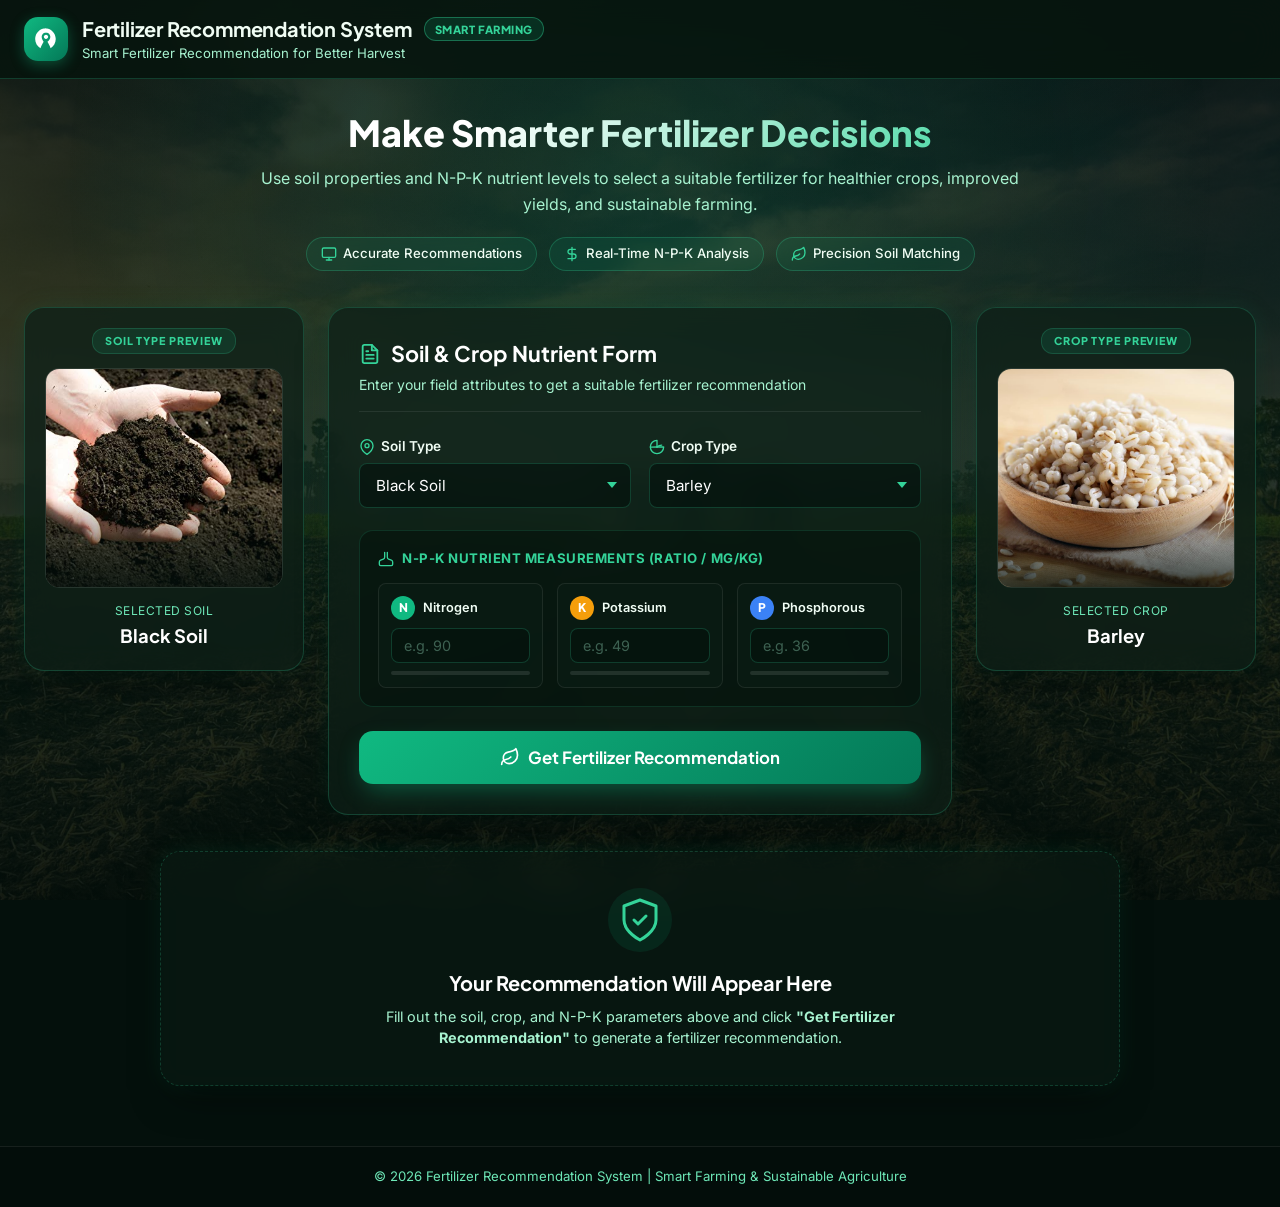
<file: templates/index.html>
<!DOCTYPE html>
<html lang="en">
<head>
    <meta charset="UTF-8">
    <meta name="viewport" content="width=device-width, initial-scale=1.0">
    <meta name="description" content="Smart Fertilizer Recommendation System for Precision Agriculture and Higher Crop Yields.">
    <title>Fertilizer Recommendation System | Smart Farming Dashboard</title>
    
    <!-- Google Fonts -->
    <link rel="preconnect" href="https://fonts.googleapis.com">
    <link rel="preconnect" href="https://fonts.gstatic.com" crossorigin>
    <link href="https://fonts.googleapis.com/css2?family=Inter:wght@300;400;500;600;700&family=Plus+Jakarta+Sans:wght@500;600;700;800&display=swap" rel="stylesheet">
    
    <!-- Stylesheet -->
    <link rel="stylesheet" href="/static/styles.css">
</head>
<body>

    <div class="app-backdrop"></div>

    <!-- Navigation Header -->
    <header class="main-header">
        <div class="header-container">
            <div class="brand-group">
                <div class="brand-icon">
                    <svg xmlns="http://www.w3.org/2000/svg" viewBox="0 0 24 24" fill="currentColor">
                        <path d="M12 2C6.48 2 2 6.48 2 12c0 3.66 1.97 6.86 4.9 8.58.26-.77.67-1.74 1.15-2.73.53-1.09 1.14-2.22 1.77-3.23C9.07 13.38 8 11.8 8 10c0-2.21 1.79-4 4-4s4 1.79 4 4c0 1.8-1.07 3.38-2.67 4.62.63 1.01 1.24 2.14 1.77 3.23.48.99.89 1.96 1.15 2.73C19.03 18.86 21 15.66 21 12c0-5.52-4.48-10-10-10zm0 10c-1.1 0-2-.9-2-2s.9-2 2-2 2 .9 2 2-.9 2-2 2z"/>
                        <path d="M17.65 6.35C16.2 4.9 14.21 4 12 4c-4.42 0-7.99 3.58-7.99 8 0 1.48.41 2.86 1.12 4.06l1.46-1.46C6.2 13.71 6 12.88 6 12c0-3.31 2.69-6 6-6 1.66 0 3.14.69 4.22 1.78l1.43-1.43z" opacity="0.6"/>
                    </svg>
                </div>
                <div class="brand-text">
                    <div class="brand-title-row">
                        <h1>Fertilizer Recommendation System</h1>
                        <span class="badge-tag">SMART FARMING</span>
                    </div>
                    <p class="brand-subtitle">Smart Fertilizer Recommendation for Better Harvest</p>
                </div>
            </div>
        </div>
    </header>

    <!-- Main Container -->
    <main class="page-container">

        <!-- Hero Section -->
        <section class="hero-section">
            <div class="hero-content">
                <h2>Make Smarter Fertilizer Decisions</h2>
                <p>Use soil properties and N-P-K nutrient levels to select a suitable fertilizer for healthier crops, improved yields, and sustainable farming.</p>
                
                <div class="feature-pills">
                    <span class="pill">
                        <svg xmlns="http://www.w3.org/2000/svg" width="16" height="16" viewBox="0 0 24 24" fill="none" stroke="currentColor" stroke-width="2" stroke-linecap="round" stroke-linejoin="round"><rect x="2" y="3" width="20" height="14" rx="2" ry="2"/><line x1="8" y1="21" x2="16" y2="21"/><line x1="12" y1="17" x2="12" y2="21"/></svg>
                        Accurate Recommendations
                    </span>
                    <span class="pill">
                        <svg xmlns="http://www.w3.org/2000/svg" width="16" height="16" viewBox="0 0 24 24" fill="none" stroke="currentColor" stroke-width="2" stroke-linecap="round" stroke-linejoin="round"><path d="M12 2v20M17 5H9.5a3.5 3.5 0 0 0 0 7h5a3.5 3.5 0 0 1 0 7H6"/></svg>
                        Real-Time N-P-K Analysis
                    </span>
                    <span class="pill">
                        <svg xmlns="http://www.w3.org/2000/svg" width="16" height="16" viewBox="0 0 24 24" fill="none" stroke="currentColor" stroke-width="2" stroke-linecap="round" stroke-linejoin="round"><path d="M11 20A7 7 0 0 1 9.8 6.1C15.5 5 17 4.48 19 2c1 2 2 4.18 2 8 0 5.5-4.78 10-10 10Z"/><path d="M2 21c0-3 1.85-5.36 5.08-6C9.5 14.52 12 13 13 12"/></svg>
                        Precision Soil Matching
                    </span>
                </div>
            </div>
        </section>

        <!-- Main Grid Layout -->
        <div class="dashboard-grid">

            <!-- Soil Preview Card -->
            <aside class="preview-card soil-card">
                <div class="card-badge">SOIL TYPE PREVIEW</div>
                <div class="image-wrapper">
                    <img id="soil-image" src="/static/images/black-soil.jpg" alt="Selected Soil Type Image" onerror="this.src='/static/images/black-soil.jpg'">
                    <div class="image-overlay"></div>
                </div>
                <div class="card-caption">
                    <span class="caption-label">Selected Soil</span>
                    <h3 id="soil-display-name">Black</h3>
                </div>
            </aside>

            <!-- Center Input Form Card -->
            <section class="form-card">
                <div class="form-header">
                    <div class="form-title-group">
                        <svg xmlns="http://www.w3.org/2000/svg" width="22" height="22" viewBox="0 0 24 24" fill="none" stroke="currentColor" stroke-width="2" stroke-linecap="round" stroke-linejoin="round"><path d="M14 2H6a2 2 0 0 0-2 2v16a2 2 0 0 0 2 2h12a2 2 0 0 0 2-2V8z"/><polyline points="14 2 14 8 20 8"/><line x1="16" y1="13" x2="8" y2="13"/><line x1="16" y1="17" x2="8" y2="17"/><polyline points="10 9 9 9 8 9"/></svg>
                        <h2>Soil & Crop Nutrient Form</h2>
                    </div>
                    <p>Enter your field attributes to get a suitable fertilizer recommendation</p>
                </div>

                <form id="prediction-form" action="/predict" method="post" autocomplete="off">
                    
                    <div class="form-row two-col">
                        <!-- Soil Select -->
                        <div class="input-group">
                            <label for="soil-select">
                                <svg xmlns="http://www.w3.org/2000/svg" width="16" height="16" viewBox="0 0 24 24" fill="none" stroke="currentColor" stroke-width="2" stroke-linecap="round" stroke-linejoin="round"><path d="M21 10c0 7-9 13-9 13s-9-6-9-13a9 9 0 0 1 18 0z"/><circle cx="12" cy="10" r="3"/></svg>
                                Soil Type
                            </label>
                            <div class="select-wrapper">
                                <select name="soil_type" id="soil-select" required>
                                    <option value="Black" selected>Black Soil</option>
                                    <option value="Red">Red Soil</option>
                                    <option value="Clayey">Clayey Soil</option>
                                    <option value="Loamy">Loamy Soil</option>
                                    <option value="Sandy">Sandy Soil</option>
                                </select>
                            </div>
                        </div>

                        <!-- Crop Select -->
                        <div class="input-group">
                            <label for="crop-select">
                                <svg xmlns="http://www.w3.org/2000/svg" width="16" height="16" viewBox="0 0 24 24" fill="none" stroke="currentColor" stroke-width="2" stroke-linecap="round" stroke-linejoin="round"><path d="M12 2a10 10 0 1 0 10 10H12V2z"/><path d="M12 12L2.1 12.1"/><path d="M12 12a10 10 0 0 1 7.07-2.93"/></svg>
                                Crop Type
                            </label>
                            <div class="select-wrapper">
                                <select name="crop_type" id="crop-select" required>
                                    <option value="Barley" selected>Barley</option>
                                    <option value="Cotton">Cotton</option>
                                    <option value="Ground Nuts">Ground Nuts</option>
                                    <option value="Maize">Maize</option>
                                    <option value="Millets">Millets</option>
                                    <option value="Oil Seeds">Oil Seeds</option>
                                    <option value="Paddy">Paddy</option>
                                    <option value="Pulses">Pulses</option>
                                    <option value="Sugarcane">Sugarcane</option>
                                    <option value="Tobacco">Tobacco</option>
                                    <option value="Wheat">Wheat</option>
                                    <option value="coffee">Coffee</option>
                                    <option value="kidneybeans">Kidney Beans</option>
                                    <option value="orange">Orange</option>
                                    <option value="pomegranate">Pomegranate</option>
                                    <option value="rice">Rice</option>
                                    <option value="watermelon">Watermelon</option>
                                </select>
                            </div>
                        </div>
                    </div>

                    <!-- N-P-K Section -->
                    <div class="npk-section">
                        <div class="section-title">
                            <svg xmlns="http://www.w3.org/2000/svg" width="16" height="16" viewBox="0 0 24 24" fill="none" stroke="currentColor" stroke-width="2" stroke-linecap="round" stroke-linejoin="round"><path d="M10 2v7.31c0 1.24-.75 2.34-1.89 2.77L4 13.6c-1.2.45-2 1.59-2 2.87V20a2 2 0 0 0 2 2h16a2 2 0 0 0 2-2v-3.53c0-1.28-.8-2.42-2-2.87l-4.11-1.52A3 3 0 0 1 14 9.31V2"/></svg>
                            <span>N-P-K Nutrient Measurements (Ratio / mg/kg)</span>
                        </div>

                        <div class="npk-grid">
                            <!-- Nitrogen -->
                            <div class="npk-card nitrogen-card">
                                <div class="npk-header">
                                    <span class="npk-symbol">N</span>
                                    <label for="nitrogen">Nitrogen</label>
                                </div>
                                <input type="number" step="any" id="nitrogen" name="nitrogen" placeholder="e.g. 90" required min="0">
                                <div class="npk-bar"><div class="npk-bar-fill" id="n-bar" style="width: 0%;"></div></div>
                            </div>

                            <!-- Potassium -->
                            <div class="npk-card potassium-card">
                                <div class="npk-header">
                                    <span class="npk-symbol">K</span>
                                    <label for="potassium">Potassium</label>
                                </div>
                                <input type="number" step="any" id="potassium" name="potassium" placeholder="e.g. 49" required min="0">
                                <div class="npk-bar"><div class="npk-bar-fill" id="k-bar" style="width: 0%;"></div></div>
                            </div>

                            <!-- Phosphorous -->
                            <div class="npk-card phosphorous-card">
                                <div class="npk-header">
                                    <span class="npk-symbol">P</span>
                                    <label for="phosphorous">Phosphorous</label>
                                </div>
                                <input type="number" step="any" id="phosphorous" name="phosphorous" placeholder="e.g. 36" required min="0">
                                <div class="npk-bar"><div class="npk-bar-fill" id="p-bar" style="width: 0%;"></div></div>
                            </div>
                        </div>
                    </div>

                    <!-- Submit Button -->
                    <button type="submit" id="submit-btn" class="btn-submit">
                        <span id="btn-text" class="btn-text-content">
                            <svg xmlns="http://www.w3.org/2000/svg" width="20" height="20" viewBox="0 0 24 24" fill="none" stroke="currentColor" stroke-width="2" stroke-linecap="round" stroke-linejoin="round"><path d="M11 20A7 7 0 0 1 9.8 6.1C15.5 5 17 4.48 19 2c1 2 2 4.18 2 8 0 5.5-4.78 10-10 10Z"/><path d="M2 21c0-3 1.85-5.36 5.08-6C9.5 14.52 12 13 13 12"/></svg>
                            Get Fertilizer Recommendation
                        </span>
                        <span id="btn-loader" class="btn-loader-content hidden">
                            <svg class="spinner" viewBox="0 0 50 50">
                                <circle class="path" cx="25" cy="25" r="20" fill="none" stroke-width="5"></circle>
                            </svg>
                            Analyzing Soil & Nutrients...
                        </span>
                    </button>

                </form>
            </section>

            <!-- Crop Preview Card -->
            <aside class="preview-card crop-card">
                <div class="card-badge">CROP TYPE PREVIEW</div>
                <div class="image-wrapper">
                    <img id="crop-image" src="/static/images/barley.jpg" alt="Selected Crop Type Image" onerror="this.src='/static/images/barley.jpg'">
                    <div class="image-overlay"></div>
                </div>
                <div class="card-caption">
                    <span class="caption-label">Selected Crop</span>
                    <h3 id="crop-display-name">Barley</h3>
                </div>
            </aside>

        </div>

        <!-- Result Container Section -->
        <section class="result-section" id="result-section">

            <!-- Empty State Card -->
            <div id="empty-state" class="result-card empty-card">
                <div class="empty-icon">
                    <svg xmlns="http://www.w3.org/2000/svg" width="48" height="48" viewBox="0 0 24 24" fill="none" stroke="currentColor" stroke-width="1.5" stroke-linecap="round" stroke-linejoin="round"><path d="M12 22s8-4 8-10V5l-8-3-8 3v7c0 6 8 10 8 10z"/><path d="m9 12 2 2 4-4"/></svg>
                </div>
                <h3>Your Recommendation Will Appear Here</h3>
                <p>Fill out the soil, crop, and N-P-K parameters above and click <strong>"Get Fertilizer Recommendation"</strong> to generate a fertilizer recommendation.</p>
            </div>

            <!-- Dynamic Result Card (Hidden Initially) -->
            <div id="result-card" class="result-card success-card hidden">
                <div class="result-status-badge">
                    <svg xmlns="http://www.w3.org/2000/svg" width="18" height="18" viewBox="0 0 24 24" fill="none" stroke="currentColor" stroke-width="2.5" stroke-linecap="round" stroke-linejoin="round"><path d="M22 11.08V12a10 10 0 1 1-5.93-9.14"/><polyline points="22 4 12 14.01 9 11.01"/></svg>
                    RECOMMENDATION RESULT
                </div>

                <div class="result-main-body">
                    <span class="result-meta-title">RECOMMENDED FERTILIZER</span>
                    <h2 id="fertilizer-name" class="fertilizer-title">--</h2>
                    <p class="result-explanation">Based on your soil composition and nutrient parameters, our system recommends this fertilizer for optimal crop growth.</p>
                </div>

                <!-- Input Parameters Summary -->
                <div class="input-summary-container">
                    <h4>Submitted Field Parameters Summary</h4>
                    <div class="summary-grid">
                        <div class="summary-chip">
                            <span class="chip-label">Soil Type</span>
                            <span id="sum-soil" class="chip-val">--</span>
                        </div>
                        <div class="summary-chip">
                            <span class="chip-label">Crop Type</span>
                            <span id="sum-crop" class="chip-val">--</span>
                        </div>
                        <div class="summary-chip">
                            <span class="chip-label">Nitrogen (N)</span>
                            <span id="sum-n" class="chip-val">--</span>
                        </div>
                        <div class="summary-chip">
                            <span class="chip-label">Potassium (K)</span>
                            <span id="sum-k" class="chip-val">--</span>
                        </div>
                        <div class="summary-chip">
                            <span class="chip-label">Phosphorous (P)</span>
                            <span id="sum-p" class="chip-val">--</span>
                        </div>
                    </div>
                </div>
            </div>

            <!-- Error State Card (Hidden Initially) -->
            <div id="error-card" class="result-card error-card hidden">
                <div class="error-icon">
                    <svg xmlns="http://www.w3.org/2000/svg" width="36" height="36" viewBox="0 0 24 24" fill="none" stroke="currentColor" stroke-width="2" stroke-linecap="round" stroke-linejoin="round"><circle cx="12" cy="12" r="10"/><line x1="12" y1="8" x2="12" y2="12"/><line x1="12" y1="16" x2="12.01" y2="16"/></svg>
                </div>
                <h3>Unable to Generate Recommendation</h3>
                <p id="error-message">An error occurred while generating the recommendation.</p>
            </div>

        </section>

    </main>

    <!-- Footer -->
    <footer class="main-footer">
        <p>© 2026 Fertilizer Recommendation System | Smart Farming & Sustainable Agriculture</p>
    </footer>

    <!-- Interactive Logic Script -->
    <script>
        // Static Image Dictionary Mapping
        const soilImages = {
            "Black": "/static/images/black-soil.jpg",
            "Red": "/static/images/red-soil.jpg",
            "Clayey": "/static/images/clayey-soil.jpg",
            "Loamy": "/static/images/loamy-soil.jpg",
            "Sandy": "/static/images/sandy-soil.jpg"
        };

        const cropImages = {
            "Barley": "/static/images/barley.jpg",
            "Cotton": "/static/images/cotton.jpg",
            "Ground Nuts": "/static/images/ground-nuts.jpg",
            "Maize": "/static/images/maize.jpg",
            "Millets": "/static/images/millets.jpg",
            "Oil Seeds": "/static/images/oil-seeds.jpg",
            "Paddy": "/static/images/paddy.jpg",
            "Pulses": "/static/images/pulses.jpg",
            "Sugarcane": "/static/images/sugarcane.jpg",
            "Tobacco": "/static/images/tobacco.jpg",
            "Wheat": "/static/images/wheat.jpg",
            "coffee": "/static/images/coffee.jpg",
            "kidneybeans": "/static/images/kidneybeans.jpg",
            "orange": "/static/images/orange.jpg",
            "pomegranate": "/static/images/pomegranate.jpg",
            "rice": "/static/images/rice.jpg",
            "watermelon": "/static/images/watermelon.jpg"
        };

        const soilSelect = document.getElementById("soil-select");
        const cropSelect = document.getElementById("crop-select");
        const soilImg = document.getElementById("soil-image");
        const cropImg = document.getElementById("crop-image");
        const soilDisplayName = document.getElementById("soil-display-name");
        const cropDisplayName = document.getElementById("crop-display-name");

        function updateSoilPreview() {
            const val = soilSelect.value;
            soilImg.src = soilImages[val] || "/static/images/black-soil.jpg";
            soilDisplayName.innerText = soilSelect.options[soilSelect.selectedIndex].text;
        }

        function updateCropPreview() {
            const val = cropSelect.value;
            cropImg.src = cropImages[val] || "/static/images/barley.jpg";
            cropDisplayName.innerText = cropSelect.options[cropSelect.selectedIndex].text;
        }

        soilSelect.addEventListener("change", updateSoilPreview);
        cropSelect.addEventListener("change", updateCropPreview);

        // N-P-K input visual progress bar updates
        const nInput = document.getElementById("nitrogen");
        const kInput = document.getElementById("potassium");
        const pInput = document.getElementById("phosphorous");
        const nBar = document.getElementById("n-bar");
        const kBar = document.getElementById("k-bar");
        const pBar = document.getElementById("p-bar");

        function updateNpkBars() {
            const nVal = parseFloat(nInput.value) || 0;
            const kVal = parseFloat(kInput.value) || 0;
            const pVal = parseFloat(pInput.value) || 0;

            nBar.style.width = Math.min(100, Math.max(0, (nVal / 140) * 100)) + "%";
            kBar.style.width = Math.min(100, Math.max(0, (kVal / 205) * 100)) + "%";
            pBar.style.width = Math.min(100, Math.max(0, (pVal / 145) * 100)) + "%";
        }

        [nInput, kInput, pInput].forEach(input => {
            input.addEventListener("input", updateNpkBars);
        });

        // Form Submit Handler
        const form = document.getElementById("prediction-form");
        const submitBtn = document.getElementById("submit-btn");
        const btnText = document.getElementById("btn-text");
        const btnLoader = document.getElementById("btn-loader");

        const emptyState = document.getElementById("empty-state");
        const resultCard = document.getElementById("result-card");
        const errorCard = document.getElementById("error-card");
        const fertilizerNameEl = document.getElementById("fertilizer-name");
        const errorMessageEl = document.getElementById("error-message");

        const sumSoil = document.getElementById("sum-soil");
        const sumCrop = document.getElementById("sum-crop");
        const sumN = document.getElementById("sum-n");
        const sumK = document.getElementById("sum-k");
        const sumP = document.getElementById("sum-p");

        form.onsubmit = async function(event) {
            event.preventDefault();

            // Set Loading UI State
            submitBtn.disabled = true;
            btnText.classList.add("hidden");
            btnLoader.classList.remove("hidden");

            let formData = new FormData(event.target);

            try {
                let response = await fetch("/predict", {
                    method: "POST",
                    body: formData
                });

                let result = await response.json();

                if (result.prediction) {
                    // Update dynamic prediction result
                    fertilizerNameEl.innerText = result.prediction.toUpperCase();

                    // Fill Input Parameter Summary
                    sumSoil.innerText = soilSelect.options[soilSelect.selectedIndex].text;
                    sumCrop.innerText = cropSelect.options[cropSelect.selectedIndex].text;
                    sumN.innerText = nInput.value + " mg/kg";
                    sumK.innerText = kInput.value + " mg/kg";
                    sumP.innerText = pInput.value + " mg/kg";

                    // Reveal Result Card
                    emptyState.classList.add("hidden");
                    errorCard.classList.add("hidden");
                    resultCard.classList.remove("hidden");

                    // Scroll to result smoothly
                    resultCard.scrollIntoView({ behavior: 'smooth', block: 'nearest' });
                } else if (result.error) {
                    errorMessageEl.innerText = result.error;
                    emptyState.classList.add("hidden");
                    resultCard.classList.add("hidden");
                    errorCard.classList.remove("hidden");
                } else {
                    errorMessageEl.innerText = "Unknown response format received from backend.";
                    emptyState.classList.add("hidden");
                    resultCard.classList.add("hidden");
                    errorCard.classList.remove("hidden");
                }

            } catch (err) {
                errorMessageEl.innerText = "Network or server connection failed: " + err.message;
                emptyState.classList.add("hidden");
                resultCard.classList.add("hidden");
                errorCard.classList.remove("hidden");
            } finally {
                // Restore Button State
                submitBtn.disabled = false;
                btnText.classList.remove("hidden");
                btnLoader.classList.add("hidden");
            }
        };

        // Initialize preview on page load
        updateSoilPreview();
        updateCropPreview();
        updateNpkBars();
    </script>
</body>
</html>
</file>
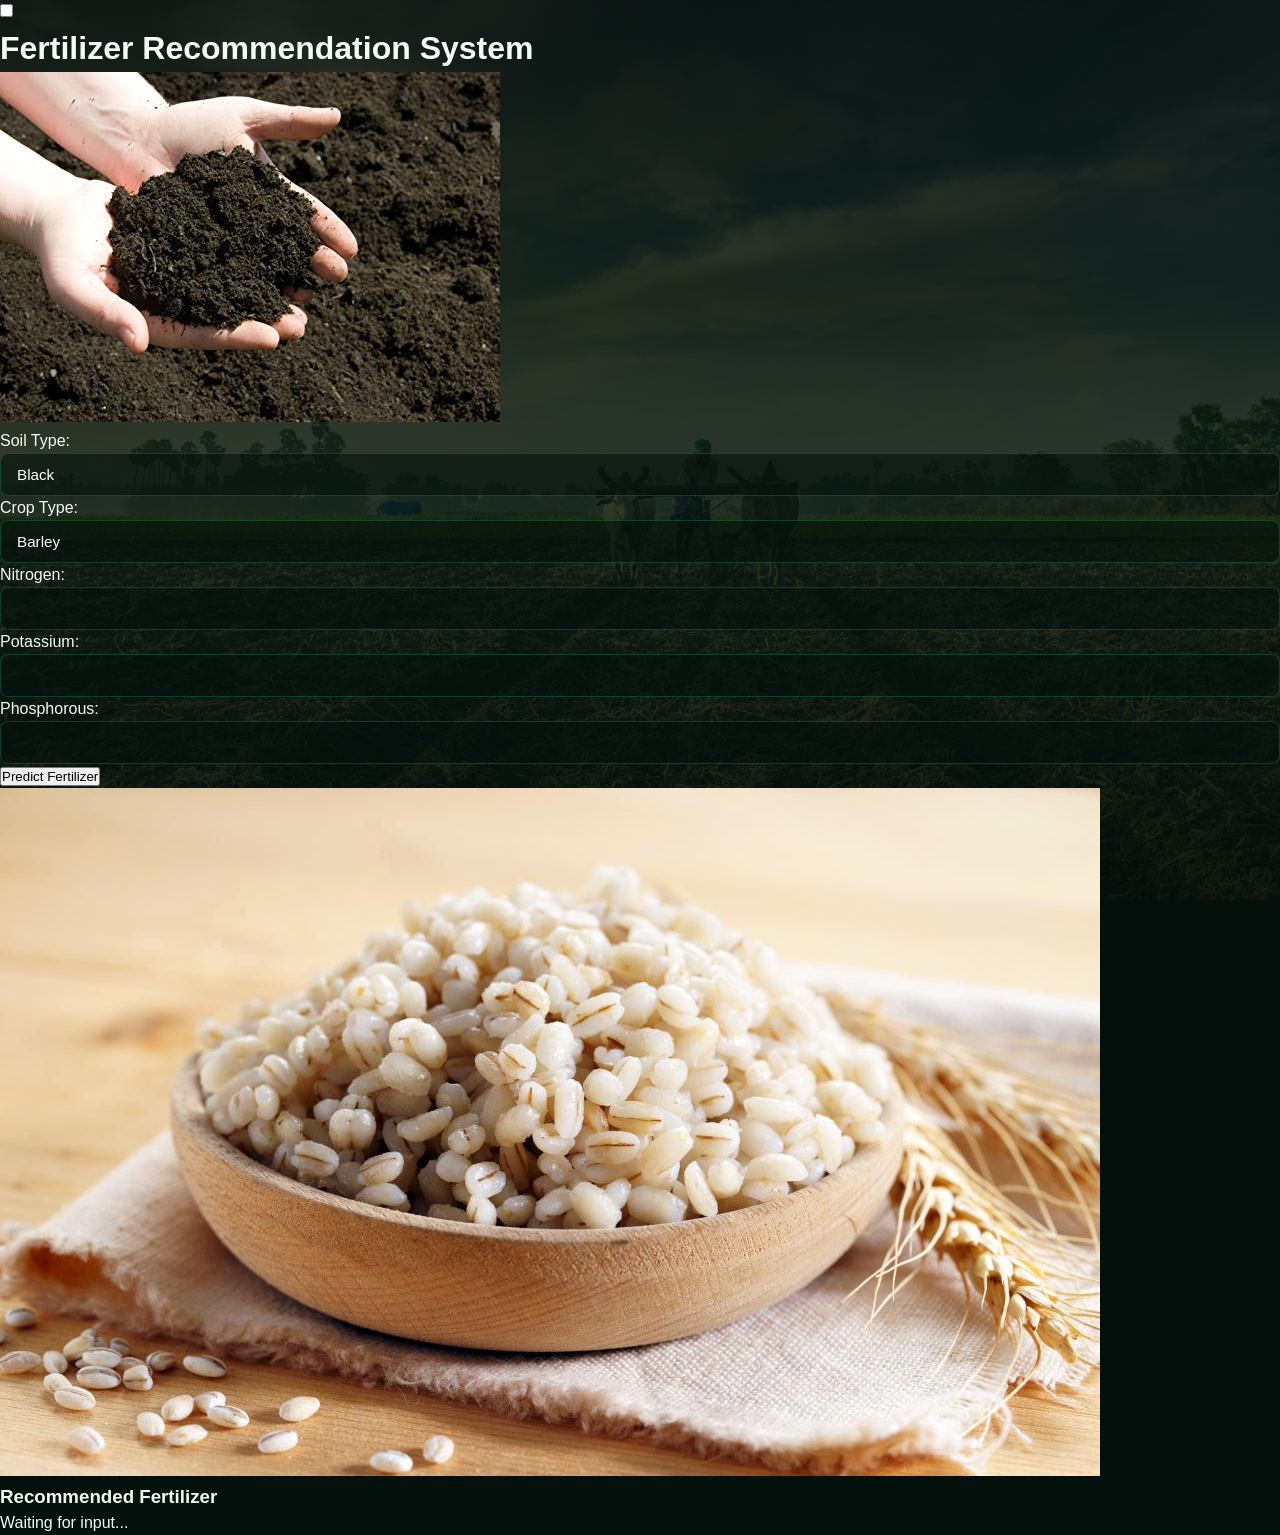
<file: fertilizerrecommendation/templates/index.html>
<!DOCTYPE html>
<html lang="en">
<head>
    <meta charset="UTF-8">
    <meta name="viewport" content="width=device-width, initial-scale=1.0">
    <title>Fertilizer Recommendation System</title>
    <link rel="stylesheet" href="/static/styles.css">
</head>
<body>

    <!-- Dark Mode Toggle -->
    <div class="dark-mode-toggle">
        <label class="switch">
            <input type="checkbox" id="darkToggle">
            <span class="slider"></span>
        </label>
    </div>

    <!-- Title Section -->
    <header class="title-section">
        <h1 class="animated-title">Fertilizer Recommendation System</h1>
    </header>

    <div class="input-container">
        <!-- Soil Image -->
        <div class="left-section">
            <img id="soil-image" src="/static/images/black-soil.jpg" alt="Soil Image">
        </div>

        <!-- Input Form -->
        <div class="middle-section">
            <form id="prediction-form" action="/predict" method="post">
                <label for="soil-select">Soil Type:</label>
                <select name="soil_type" id="soil-select">
                    <option value="Black">Black</option>
                    <option value="Red">Red</option>
                    <option value="Clayey">Clayey</option>
                    <option value="Loamy">Loamy</option>
                    <option value="Sandy">Sandy</option>
                </select><br>

                <label for="crop-select">Crop Type:</label>
                <select name="crop_type" id="crop-select">
                    <option value="Barley">Barley</option>
                    <option value="Cotton">Cotton</option>
                    <option value="Ground Nuts">Ground Nuts</option>
                    <option value="Maize">Maize</option>
                    <option value="Millets">Millets</option>
                    <option value="Oil Seeds">Oil Seeds</option>
                    <option value="Paddy">Paddy</option>
                    <option value="Pulses">Pulses</option>
                    <option value="Sugarcane">Sugarcane</option>
                    <option value="Tobacco">Tobacco</option>
                    <option value="Wheat">Wheat</option>
                    <option value="coffee">Coffee</option>
                    <option value="kidneybeans">Kidney Beans</option>
                    <option value="orange">Orange</option>
                    <option value="pomegranate">Pomegranate</option>
                    <option value="rice">Rice</option>
                    <option value="watermelon">Watermelon</option>
                </select><br>

                <label for="nitrogen">Nitrogen:</label>
                <input type="text" id="nitrogen" name="nitrogen" required><br>

                <label for="potassium">Potassium:</label>
                <input type="text" id="potassium" name="potassium" required><br>

                <label for="phosphorous">Phosphorous:</label>
                <input type="text" id="phosphorous" name="phosphorous" required><br>

                <button type="submit">Predict Fertilizer</button>
            </form>
        </div>

        <!-- Crop Image -->
        <div class="right-section">
            <img id="crop-image" src="/static/images/barley.jpg" alt="Crop Image">
        </div>
    </div>

    <!-- Prediction Result -->
    <div class="prediction-result-section">
        <h3 class="result-heading">Recommended Fertilizer</h3>
        <div class="glow-box">
            <p id="result" class="glow-text">Waiting for input...</p>
        </div>
    </div>

    <script>
        // Form submission
        document.getElementById("prediction-form").onsubmit = async function(event) {
            event.preventDefault();
            let formData = new FormData(event.target);
            let response = await fetch("/predict", {
                method: "POST",
                body: formData
            });
            let result = await response.json();
            document.getElementById("result").innerText = result.prediction ?
                "Recommended Fertilizer: " + result.prediction :
                "Error: " + result.error;
        };

        // Image update
        const soilImages = {
            "Black": "/static/images/black-soil.jpg",
            "Red": "/static/images/red-soil.jpg",
            "Clayey": "/static/images/clayey-soil.jpg",
            "Loamy": "/static/images/loamy-soil.jpg",
            "Sandy": "/static/images/sandy-soil.jpg"
        };
        const cropImages = {
            "Barley": "/static/images/barley.jpg",
            "Cotton": "/static/images/cotton.jpg",
            "Ground Nuts": "/static/images/ground-nuts.jpg",
            "Maize": "/static/images/maize.jpg",
            "Millets": "/static/images/millets.jpg",
            "Oil Seeds": "/static/images/oil-seeds.jpg",
            "Paddy": "/static/images/paddy.jpg",
            "Pulses": "/static/images/pulses.jpg",
            "Sugarcane": "/static/images/sugarcane.jpg",
            "Tobacco": "/static/images/tobacco.jpg",
            "Wheat": "/static/images/wheat.jpg",
            "coffee": "/static/images/coffee.jpg",
            "kidneybeans": "/static/images/kidneybeans.jpg",
            "orange": "/static/images/orange.jpg",
            "pomegranate": "/static/images/pomegranate.jpg",
            "rice": "/static/images/rice.jpg",
            "watermelon": "/static/images/watermelon.jpg"
        };
        document.getElementById("soil-select").addEventListener("change", function () {
            document.getElementById("soil-image").src = soilImages[this.value];
        });
        document.getElementById("crop-select").addEventListener("change", function () {
            document.getElementById("crop-image").src = cropImages[this.value];
        });

        // Dark mode
        const toggle = document.getElementById("darkToggle");
        toggle.addEventListener("change", function () {
            document.body.classList.toggle("dark-mode", toggle.checked);
        });
    </script>

</body>
</html>
</file>
<file: static/styles.css>
/* ============================================================
   SMART FARMING DASHBOARD STYLESHEET
   ============================================================ */

/* CSS Custom Properties / Design Tokens */
:root {
    --font-primary: 'Inter', -apple-system, BlinkMacSystemFont, 'Segoe UI', Roboto, sans-serif;
    --font-heading: 'Plus Jakarta Sans', -apple-system, BlinkMacSystemFont, sans-serif;

    /* Color Palette */
    --clr-emerald-500: #10b981;
    --clr-emerald-400: #34d399;
    --clr-emerald-600: #059669;
    --clr-emerald-700: #047857;
    --clr-emerald-900: #064e3b;
    --clr-lime-400: #a3e635;
    
    --clr-nitrogen: #10b981;
    --clr-potassium: #f59e0b;
    --clr-phosphorous: #3b82f6;

    --clr-bg-dark: #04100c;
    --clr-bg-overlay: rgba(4, 16, 12, 0.84);

    --clr-glass-bg: rgba(13, 31, 23, 0.72);
    --clr-glass-bg-hover: rgba(18, 41, 31, 0.82);
    --clr-glass-border: rgba(52, 211, 153, 0.22);
    --clr-glass-border-focus: rgba(52, 211, 153, 0.55);
    
    --clr-text-main: #f0fdf4;
    --clr-text-muted: #93c5fd;
    --clr-text-sub: #a7f3d0;
    --clr-text-dim: #6ee7b7;

    --shadow-card: 0 20px 40px -15px rgba(0, 0, 0, 0.6), 0 0 25px rgba(16, 185, 129, 0.1);
    --shadow-button: 0 10px 25px -5px rgba(16, 185, 129, 0.4);

    --radius-sm: 8px;
    --radius-md: 14px;
    --radius-lg: 20px;
    --radius-xl: 28px;
}

/* Reset & Base Styles */
*, *::before, *::after {
    box-sizing: border-box;
    margin: 0;
    padding: 0;
}

html {
    font-size: 16px;
    scroll-behavior: smooth;
}

body {
    font-family: var(--font-primary);
    background-color: var(--clr-bg-dark);
    background-image: 
        linear-gradient(180deg, rgba(3, 14, 10, 0.88) 0%, rgba(6, 26, 18, 0.82) 50%, rgba(3, 14, 10, 0.92) 100%),
        url('/static/ag.jpg');
    background-repeat: no-repeat;
    background-position: center center;
    background-size: cover;
    background-attachment: fixed;
    color: var(--clr-text-main);
    min-height: 100vh;
    display: flex;
    flex-direction: column;
    overflow-x: hidden;
    line-height: 1.5;
}

/* Glassmorphic Background Blur Accent */
.app-backdrop {
    position: fixed;
    top: 0;
    left: 0;
    right: 0;
    bottom: 0;
    background: radial-gradient(circle at 50% 20%, rgba(16, 185, 129, 0.15) 0%, transparent 60%);
    pointer-events: none;
    z-index: 0;
}

/* ============================================================
   1. MAIN HEADER / NAVIGATION
   ============================================================ */
.main-header {
    position: sticky;
    top: 0;
    z-index: 100;
    background: rgba(6, 20, 14, 0.85);
    backdrop-filter: blur(16px);
    -webkit-backdrop-filter: blur(16px);
    border-bottom: 1px solid var(--clr-glass-border);
    padding: 14px 24px;
}

.header-container {
    max-width: 1280px;
    margin: 0 auto;
    display: flex;
    align-items: center;
    justify-content: space-between;
}

.brand-group {
    display: flex;
    align-items: center;
    gap: 14px;
}

.brand-icon {
    width: 44px;
    height: 44px;
    background: linear-gradient(135deg, var(--clr-emerald-500), var(--clr-emerald-700));
    border-radius: var(--radius-md);
    display: flex;
    align-items: center;
    justify-content: center;
    color: #fff;
    box-shadow: 0 4px 14px rgba(16, 185, 129, 0.35);
}

.brand-icon svg {
    width: 26px;
    height: 26px;
}

.brand-text {
    display: flex;
    flex-direction: column;
}

.brand-title-row {
    display: flex;
    align-items: center;
    gap: 12px;
    flex-wrap: wrap;
}

.brand-title-row h1 {
    font-family: var(--font-heading);
    font-size: 1.25rem;
    font-weight: 700;
    color: var(--clr-text-main);
    letter-spacing: -0.01em;
}

.badge-tag {
    background: rgba(16, 185, 129, 0.15);
    border: 1px solid rgba(52, 211, 153, 0.4);
    color: var(--clr-emerald-400);
    font-family: var(--font-heading);
    font-size: 0.7rem;
    font-weight: 800;
    padding: 3px 10px;
    border-radius: 20px;
    letter-spacing: 0.05em;
    text-transform: uppercase;
}

.brand-subtitle {
    font-size: 0.825rem;
    color: var(--clr-text-sub);
    font-weight: 400;
}

/* ============================================================
   PAGE LAYOUT CONTAINER
   ============================================================ */
.page-container {
    position: relative;
    z-index: 1;
    max-width: 1280px;
    width: 100%;
    margin: 0 auto;
    padding: 32px 24px 60px 24px;
    flex: 1;
}

/* ============================================================
   2. HERO SECTION
   ============================================================ */
.hero-section {
    text-align: center;
    max-width: 800px;
    margin: 0 auto 36px auto;
}

.hero-content h2 {
    font-family: var(--font-heading);
    font-size: 2.25rem;
    font-weight: 800;
    color: #ffffff;
    line-height: 1.2;
    margin-bottom: 12px;
    background: linear-gradient(135deg, #ffffff 30%, var(--clr-emerald-400) 100%);
    -webkit-background-clip: text;
    -webkit-text-fill-color: transparent;
}

.hero-content p {
    font-size: 1rem;
    color: var(--clr-text-sub);
    line-height: 1.6;
    margin-bottom: 20px;
}

.feature-pills {
    display: flex;
    align-items: center;
    justify-content: center;
    gap: 12px;
    flex-wrap: wrap;
}

.pill {
    display: inline-flex;
    align-items: center;
    gap: 6px;
    background: rgba(16, 185, 129, 0.1);
    border: 1px solid rgba(52, 211, 153, 0.25);
    color: var(--clr-text-main);
    font-size: 0.825rem;
    font-weight: 500;
    padding: 6px 14px;
    border-radius: 30px;
    backdrop-filter: blur(8px);
}

.pill svg {
    color: var(--clr-emerald-400);
}

/* ============================================================
   3. DASHBOARD GRID LAYOUT
   ============================================================ */
.dashboard-grid {
    display: grid;
    grid-template-columns: 280px 1fr 280px;
    gap: 24px;
    align-items: start;
    margin-bottom: 36px;
}

/* Common Card Base Styling */
.preview-card, .form-card, .result-card {
    background: var(--clr-glass-bg);
    backdrop-filter: blur(14px);
    -webkit-backdrop-filter: blur(14px);
    border: 1px solid var(--clr-glass-border);
    border-radius: var(--radius-lg);
    box-shadow: var(--shadow-card);
    overflow: hidden;
    transition: transform 0.3s ease, border-color 0.3s ease, box-shadow 0.3s ease;
}

.preview-card:hover {
    border-color: var(--clr-glass-border-focus);
    transform: translateY(-2px);
}

/* ============================================================
   4. SOIL & CROP PREVIEW CARDS
   ============================================================ */
.preview-card {
    padding: 20px;
    display: flex;
    flex-direction: column;
    align-items: center;
    text-align: center;
}

.card-badge {
    font-family: var(--font-heading);
    font-size: 0.675rem;
    font-weight: 800;
    color: var(--clr-emerald-400);
    letter-spacing: 0.08em;
    text-transform: uppercase;
    margin-bottom: 14px;
    background: rgba(16, 185, 129, 0.12);
    padding: 4px 12px;
    border-radius: 12px;
    border: 1px solid rgba(52, 211, 153, 0.2);
}

.image-wrapper {
    position: relative;
    width: 100%;
    height: 220px;
    border-radius: var(--radius-md);
    overflow: hidden;
    border: 1px solid rgba(255, 255, 255, 0.1);
    box-shadow: inset 0 0 20px rgba(0, 0, 0, 0.5);
    margin-bottom: 14px;
}

.image-wrapper img {
    width: 100%;
    height: 100%;
    object-fit: cover;
    transition: transform 0.5s ease;
}

.preview-card:hover .image-wrapper img {
    transform: scale(1.06);
}

.image-overlay {
    position: absolute;
    inset: 0;
    background: linear-gradient(180deg, transparent 60%, rgba(4, 16, 12, 0.8) 100%);
    pointer-events: none;
}

.card-caption {
    width: 100%;
}

.caption-label {
    font-size: 0.75rem;
    color: var(--clr-text-dim);
    text-transform: uppercase;
    letter-spacing: 0.04em;
    display: block;
    margin-bottom: 2px;
}

.card-caption h3 {
    font-family: var(--font-heading);
    font-size: 1.15rem;
    font-weight: 700;
    color: #ffffff;
}

/* ============================================================
   5. MAIN INPUT FORM CARD
   ============================================================ */
.form-card {
    padding: 30px;
}

.form-header {
    margin-bottom: 24px;
    border-bottom: 1px solid rgba(255, 255, 255, 0.08);
    padding-bottom: 16px;
}

.form-title-group {
    display: flex;
    align-items: center;
    gap: 10px;
    color: var(--clr-emerald-400);
    margin-bottom: 4px;
}

.form-title-group h2 {
    font-family: var(--font-heading);
    font-size: 1.35rem;
    font-weight: 700;
    color: #ffffff;
}

.form-header p {
    font-size: 0.875rem;
    color: var(--clr-text-sub);
}

/* Form Layout */
.form-row {
    display: grid;
    gap: 18px;
    margin-bottom: 22px;
}

.form-row.two-col {
    grid-template-columns: 1fr 1fr;
}

.input-group {
    display: flex;
    flex-direction: column;
    gap: 6px;
}

.input-group label {
    font-size: 0.85rem;
    font-weight: 600;
    color: var(--clr-text-main);
    display: flex;
    align-items: center;
    gap: 6px;
}

.input-group label svg {
    color: var(--clr-emerald-400);
}

/* Select & Input Control Styling */
.select-wrapper {
    position: relative;
}

.select-wrapper::after {
    content: '';
    position: absolute;
    right: 14px;
    top: 50%;
    transform: translateY(-50%);
    width: 0;
    height: 0;
    border-left: 5px solid transparent;
    border-right: 5px solid transparent;
    border-top: 6px solid var(--clr-emerald-400);
    pointer-events: none;
}

select, input[type="number"], input[type="text"] {
    width: 100%;
    background: rgba(4, 18, 13, 0.6);
    border: 1px solid var(--clr-glass-border);
    border-radius: var(--radius-sm);
    padding: 12px 16px;
    font-family: var(--font-primary);
    font-size: 0.95rem;
    color: #ffffff;
    outline: none;
    transition: all 0.25s ease;
    appearance: none;
    -webkit-appearance: none;
}

select option {
    background-color: #0b1a13;
    color: #ffffff;
    padding: 10px;
}

select:focus, input:focus {
    border-color: var(--clr-emerald-400);
    box-shadow: 0 0 0 3px rgba(16, 185, 129, 0.2);
    background: rgba(6, 26, 18, 0.85);
}

input::placeholder {
    color: rgba(167, 243, 208, 0.35);
}

/* ============================================================
   6. N-P-K NUTRIENT VISUALIZATION SECTION
   ============================================================ */
.npk-section {
    background: rgba(4, 14, 10, 0.45);
    border: 1px solid rgba(52, 211, 153, 0.15);
    border-radius: var(--radius-md);
    padding: 18px;
    margin-bottom: 24px;
}

.section-title {
    font-size: 0.825rem;
    font-weight: 700;
    color: var(--clr-emerald-400);
    text-transform: uppercase;
    letter-spacing: 0.04em;
    display: flex;
    align-items: center;
    gap: 8px;
    margin-bottom: 14px;
}

.npk-grid {
    display: grid;
    grid-template-columns: repeat(3, 1fr);
    gap: 14px;
}

.npk-card {
    background: rgba(13, 31, 23, 0.5);
    border: 1px solid rgba(255, 255, 255, 0.08);
    border-radius: var(--radius-sm);
    padding: 12px;
    display: flex;
    flex-direction: column;
    gap: 8px;
}

.npk-header {
    display: flex;
    align-items: center;
    gap: 8px;
}

.npk-symbol {
    width: 24px;
    height: 24px;
    border-radius: 50%;
    display: flex;
    align-items: center;
    justify-content: center;
    font-family: var(--font-heading);
    font-weight: 800;
    font-size: 0.75rem;
    color: #ffffff;
}

.nitrogen-card .npk-symbol { background: var(--clr-nitrogen); }
.potassium-card .npk-symbol { background: var(--clr-potassium); }
.phosphorous-card .npk-symbol { background: var(--clr-phosphorous); }

.npk-header label {
    font-size: 0.8rem;
    font-weight: 600;
    color: var(--clr-text-main);
}

.npk-card input {
    padding: 8px 12px;
    font-size: 0.9rem;
}

.npk-bar {
    height: 4px;
    width: 100%;
    background: rgba(255, 255, 255, 0.1);
    border-radius: 2px;
    overflow: hidden;
}

.npk-bar-fill {
    height: 100%;
    width: 0%;
    transition: width 0.3s ease;
}

.nitrogen-card .npk-bar-fill { background: var(--clr-nitrogen); }
.potassium-card .npk-bar-fill { background: var(--clr-potassium); }
.phosphorous-card .npk-bar-fill { background: var(--clr-phosphorous); }

/* Submit Button Styling */
.btn-submit {
    width: 100%;
    background: linear-gradient(135deg, var(--clr-emerald-500) 0%, var(--clr-emerald-700) 100%);
    color: #ffffff;
    border: none;
    border-radius: var(--radius-md);
    padding: 16px 24px;
    font-family: var(--font-heading);
    font-size: 1.05rem;
    font-weight: 700;
    cursor: pointer;
    box-shadow: var(--shadow-button);
    transition: all 0.3s ease;
    display: flex;
    align-items: center;
    justify-content: center;
    gap: 10px;
    position: relative;
    overflow: hidden;
}

.btn-submit:hover:not(:disabled) {
    background: linear-gradient(135deg, var(--clr-emerald-400) 0%, var(--clr-emerald-600) 100%);
    box-shadow: 0 12px 30px -5px rgba(16, 185, 129, 0.5);
    transform: translateY(-2px);
}

.btn-submit:active:not(:disabled) {
    transform: translateY(1px);
}

.btn-submit:disabled {
    opacity: 0.75;
    cursor: not-allowed;
}

.btn-text-content, .btn-loader-content {
    display: flex;
    align-items: center;
    gap: 8px;
}

/* CSS Loading Spinner */
.spinner {
    animation: rotate 1.5s linear infinite;
    width: 20px;
    height: 20px;
}

.spinner .path {
    stroke: #ffffff;
    stroke-linecap: round;
    animation: dash 1.5s ease-in-out infinite;
}

@keyframes rotate {
    100% { transform: rotate(360deg); }
}

@keyframes dash {
    0% { stroke-dasharray: 1, 150; stroke-dashoffset: 0; }
    50% { stroke-dasharray: 90, 150; stroke-dashoffset: -35; }
    100% { stroke-dasharray: 90, 150; stroke-dashoffset: -124; }
}

/* Helper Class */
.hidden {
    display: none !important;
}

/* ============================================================
   7. PREDICTION RESULT CONTAINER SECTION
   ============================================================ */
.result-section {
    max-width: 960px;
    margin: 0 auto;
}

.result-card {
    padding: 36px 32px;
    text-align: center;
}

/* Empty State Card */
.empty-card {
    border-style: dashed;
    background: rgba(13, 31, 23, 0.45);
}

.empty-icon {
    width: 64px;
    height: 64px;
    margin: 0 auto 16px auto;
    border-radius: 50%;
    background: rgba(16, 185, 129, 0.1);
    color: var(--clr-emerald-400);
    display: flex;
    align-items: center;
    justify-content: center;
}

.empty-card h3 {
    font-family: var(--font-heading);
    font-size: 1.25rem;
    font-weight: 700;
    color: #ffffff;
    margin-bottom: 8px;
}

.empty-card p {
    font-size: 0.9rem;
    color: var(--clr-text-sub);
    max-width: 540px;
    margin: 0 auto;
}

/* Dynamic Success Result Card */
.success-card {
    background: linear-gradient(180deg, rgba(16, 185, 129, 0.16) 0%, rgba(6, 26, 18, 0.85) 100%);
    border: 2px solid var(--clr-emerald-400);
    box-shadow: 0 20px 50px -10px rgba(16, 185, 129, 0.35);
    animation: fadeInUp 0.4s ease forwards;
}

.result-status-badge {
    display: inline-flex;
    align-items: center;
    gap: 8px;
    background: rgba(16, 185, 129, 0.2);
    border: 1px solid var(--clr-emerald-400);
    color: var(--clr-emerald-400);
    font-family: var(--font-heading);
    font-size: 0.75rem;
    font-weight: 800;
    letter-spacing: 0.08em;
    padding: 6px 16px;
    border-radius: 30px;
    margin-bottom: 20px;
}

.result-meta-title {
    font-family: var(--font-heading);
    font-size: 0.875rem;
    font-weight: 700;
    color: var(--clr-text-dim);
    letter-spacing: 0.1em;
    text-transform: uppercase;
    display: block;
    margin-bottom: 8px;
}

.fertilizer-title {
    font-family: var(--font-heading);
    font-size: 3.25rem;
    font-weight: 800;
    color: #ffffff;
    letter-spacing: -0.02em;
    text-shadow: 0 4px 20px rgba(16, 185, 129, 0.5);
    margin-bottom: 12px;
    word-break: break-word;
}

.result-explanation {
    font-size: 0.95rem;
    color: var(--clr-text-sub);
    max-width: 580px;
    margin: 0 auto 28px auto;
    line-height: 1.6;
}

/* Submitted Input Parameter Summary Grid */
.input-summary-container {
    background: rgba(4, 16, 12, 0.65);
    border: 1px solid rgba(52, 211, 153, 0.2);
    border-radius: var(--radius-md);
    padding: 20px;
    max-width: 720px;
    margin: 0 auto;
}

.input-summary-container h4 {
    font-size: 0.8rem;
    font-weight: 700;
    color: var(--clr-text-dim);
    text-transform: uppercase;
    letter-spacing: 0.05em;
    margin-bottom: 14px;
}

.summary-grid {
    display: grid;
    grid-template-columns: repeat(5, 1fr);
    gap: 10px;
}

.summary-chip {
    background: rgba(13, 31, 23, 0.7);
    border: 1px solid rgba(255, 255, 255, 0.08);
    border-radius: var(--radius-sm);
    padding: 8px 6px;
    display: flex;
    flex-direction: column;
    gap: 2px;
}

.chip-label {
    font-size: 0.7rem;
    color: var(--clr-text-dim);
}

.chip-val {
    font-family: var(--font-heading);
    font-size: 0.875rem;
    font-weight: 700;
    color: #ffffff;
}

/* Error Card */
.error-card {
    background: linear-gradient(180deg, rgba(239, 68, 68, 0.15) 0%, rgba(20, 8, 8, 0.85) 100%);
    border: 2px solid #ef4444;
    box-shadow: 0 15px 35px rgba(239, 68, 68, 0.25);
    animation: fadeInUp 0.4s ease forwards;
}

.error-icon {
    color: #f87171;
    margin-bottom: 12px;
}

.error-card h3 {
    font-family: var(--font-heading);
    font-size: 1.25rem;
    font-weight: 700;
    color: #ffffff;
    margin-bottom: 8px;
}

.error-card p {
    font-size: 0.9rem;
    color: #fca5a5;
}

/* ============================================================
   8. FOOTER
   ============================================================ */
.main-footer {
    position: relative;
    z-index: 1;
    border-top: 1px solid rgba(255, 255, 255, 0.08);
    padding: 20px;
    text-align: center;
    font-size: 0.825rem;
    color: var(--clr-text-dim);
    background: rgba(4, 14, 10, 0.7);
}

/* ============================================================
   ANIMATIONS
   ============================================================ */
@keyframes fadeInUp {
    from {
        opacity: 0;
        transform: translateY(20px);
    }
    to {
        opacity: 1;
        transform: translateY(0);
    }
}

/* ============================================================
   MEDIA QUERIES FOR RESPONSIVENESS
   ============================================================ */
@media (max-width: 1080px) {
    .dashboard-grid {
        grid-template-columns: 1fr 1fr;
    }

    .form-card {
        grid-column: span 2;
        order: -1;
    }

    .preview-card {
        grid-column: span 1;
    }
}

@media (max-width: 768px) {
    .dashboard-grid {
        grid-template-columns: 1fr;
    }

    .form-card {
        grid-column: span 1;
        padding: 20px;
    }

    .preview-card {
        grid-column: span 1;
    }

    .form-row.two-col {
        grid-template-columns: 1fr;
    }

    .npk-grid {
        grid-template-columns: 1fr;
    }

    .summary-grid {
        grid-template-columns: repeat(2, 1fr);
    }

    .hero-content h2 {
        font-size: 1.75rem;
    }

    .fertilizer-title {
        font-size: 2.25rem;
    }
}

@media (max-width: 480px) {
    .main-header {
        padding: 12px 16px;
    }

    .brand-title-row h1 {
        font-size: 1.05rem;
    }

    .summary-grid {
        grid-template-columns: 1fr;
    }

    .page-container {
        padding: 20px 14px 40px 14px;
    }
}
</file>
